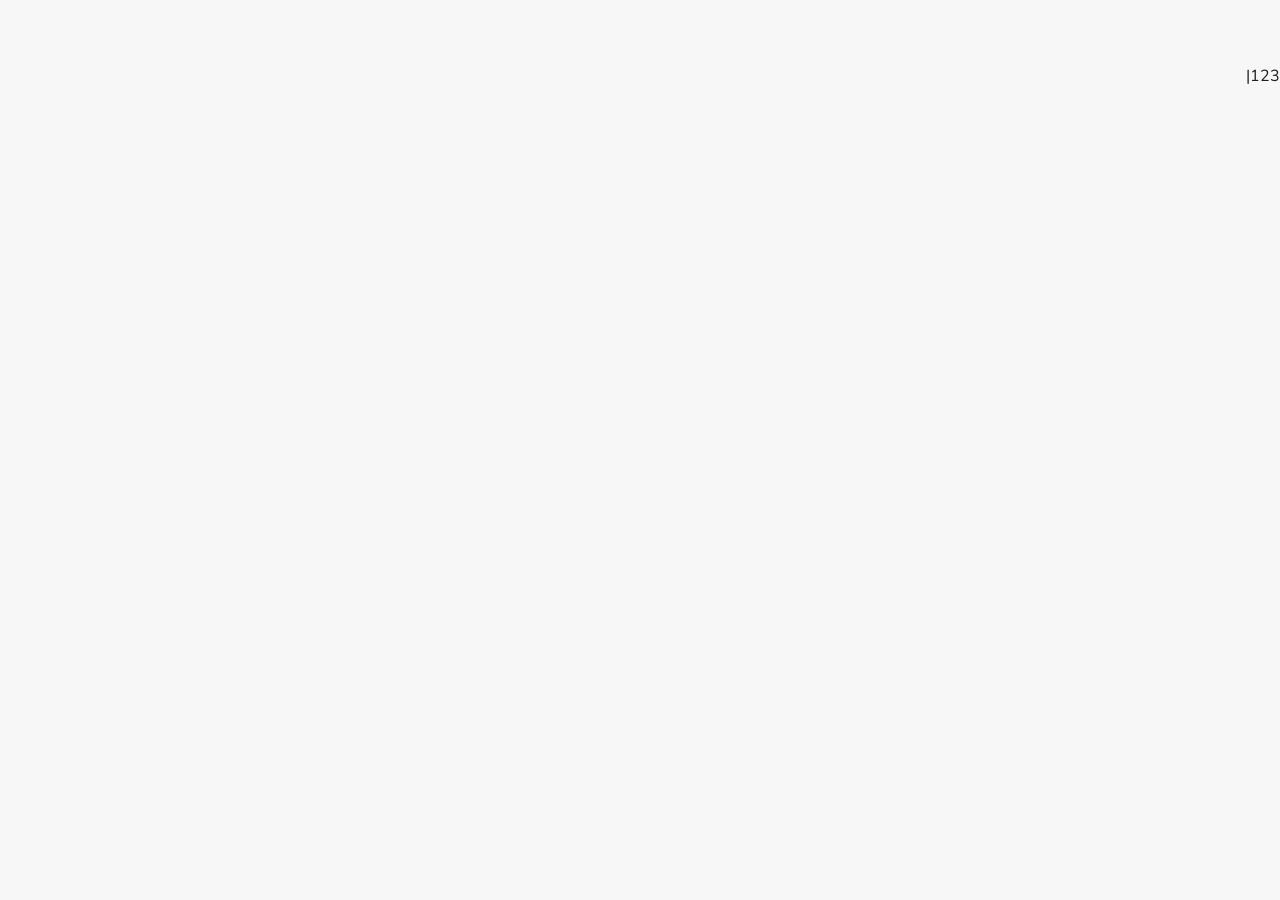
<file: index.html>
<!DOCTYPE html>
<html lang="he" dir="rtl">
<head>
<meta charset="UTF-8">
<meta name="viewport" content="width=device-width,initial-scale=1,maximum-scale=1,user-scalable=no,viewport-fit=cover">
<meta name="theme-color" content="#58cc02">
<meta name="apple-mobile-web-app-capable" content="yes">
<meta name="apple-mobile-web-app-status-bar-style" content="black-translucent">
<meta name="description" content="VolaLingo — למד איטלקית כמו אפליקציה! מסלול A1→B1, משפטים, דקדוק, משחקים ועוד">
<title>VolaLingo — למד איטלקית 🇮🇹</title>
<link rel="manifest" href="manifest.json">
<link rel="icon" type="image/png" href="icons/icon-192.png">
<link rel="apple-touch-icon" href="icons/icon-192.png">
<link rel="stylesheet" href="css/styles.css">
<link rel="preconnect" href="https://fonts.googleapis.com">
<link href="https://fonts.googleapis.com/css2?family=Nunito:wght@600;700;800;900&family=Inter:wght@400;600;700;800;900&display=swap" rel="stylesheet">

</head>
<body>

<!-- ═══ SPLASH ═══ -->
<div id="splash" class="onboard-screen" style="position:fixed;inset:0;z-index:300;background:var(--bg);display:flex;align-items:center;justify-content:center">
 <div style="text-align:center">
  <div class="onboard-emoji" style="animation:heartbeat 1.5s infinite">🇮🇹</div>
  <div style="font-family:var(--font-he);font-size:2.2rem;font-weight:900;letter-spacing:-2px;color:var(--text)">Vola<span style="color:var(--primary)">Lingo</span></div>
  <div style="color:var(--text2);font-size:.85rem;margin-top:4px">האפליקציה המובילה ללימוד איטלקית!</div>
  <div class="progress-bar" style="width:60%;margin:20px auto 0;height:4px"><div class="progress-fill" id="splashBar" style="width:0%;transition:width 1.5s ease"></div></div>
 </div>
</div>

<!-- ═══ LOGIN ═══ -->
<div id="loginScreen" class="onboard-screen page" style="display:none;min-height:100vh;padding-top:20vh">
 <div style="text-align:center;margin-bottom:32px">
  <div class="onboard-emoji">🇮🇹</div>
  <div class="onboard-title" style="font-family:var(--font-it)">Vola<span style="color:var(--primary)">Lingo</span></div>
  <div class="onboard-sub">ללמוד איטלקית כמו אפליקציה!</div>
 </div>
 <div style="max-width:360px;margin:0 auto">
  <div class="card" style="padding:20px;margin-bottom:16px">
   <input type="text" id="loginName" placeholder="שם (או כינוי)" autocomplete="off" maxlength="20" style="width:100%;background:var(--surface2);border:1px solid var(--border);border-radius:var(--radius-sm);padding:12px 14px;color:var(--text);font-size:.95rem;font-family:var(--font-he);outline:none;margin-bottom:12px">
   <select id="loginLevel" style="width:100%;background:var(--surface2);border:1px solid var(--border);border-radius:var(--radius-sm);padding:12px 14px;color:var(--text);font-size:.95rem;font-family:var(--font-he);outline:none;appearance:none">
    <option value="">רמה נוכחית...</option>
    <option value="A1">A1 — מתחילים 🌱</option>
    <option value="A2">A2 — בסיסי 🌿</option>
    <option value="B1">B1 — בינוני 🌳</option>
    <option value="B2">B2 — עצמאי 🏛️</option>
    <option value="C1">C1 — מתקדם 🎓</option>
   </select>
  </div>
  <button class="btn btn-primary btn-block" id="loginBtn" onclick="doLogin()">🚀 התחל ללמוד!</button>
  <div style="text-align:center;margin-top:16px;font-size:.7rem;color:var(--text3)">הפרופיל נשמר מקומית — ללא רישום</div>
 </div>
</div>

<!-- ═══ MAIN APP ═══ -->
<div id="appScreen" style="display:none">

 <!-- PAGE CONTENT -->
 <div id="pageContent" class="page active" style="padding:0 16px 80px;max-width:600px;margin:0 auto">
 <!-- Dynamic content injected by JS -->
 </div>

 <!-- BOTTOM NAV — Tickerio Style -->
 
    <div class="bottom-nav scrollable">
      <div class="nav-item active" data-page="learn" onclick="nav('learn')"><span class="emoji">🗺️</span>למידה</div>
      <div class="nav-item" data-page="stories" onclick="nav('stories')"><span class="emoji">📖</span>סיפורים</div>
      <div class="nav-item" data-page="sentbuild" onclick="nav('sentbuild')"><span class="emoji">🧩</span>משפטים</div>
      <div class="nav-item" data-page="grammar" onclick="nav('grammar')"><span class="emoji">📚</span>דקדוק</div>
      <div class="nav-item" data-page="league" onclick="nav('league')"><span class="emoji">🏆</span>ליגה</div>
      <div class="nav-item" data-page="practice" onclick="nav('practice')"><span class="emoji">🎯</span>תרגול</div>
      <div class="nav-item" data-page="trainer" onclick="nav('trainer')"><span class="emoji">🏋️</span>מאמן</div>
      <div class="nav-item" data-page="shop" onclick="nav('shop')"><span class="emoji">🛒</span>חנות</div>
      <div class="nav-item" data-page="profile" onclick="nav('profile')"><span class="emoji">👤</span>פרופיל</div>
      <div class="nav-item" data-page="exams" onclick="nav('exams')"><span class="emoji">📝</span>מבחנים</div>
    </div>
 </div>
</div>

<!-- ═══ TOAST ═══ -->
<div id="toast" style="position:fixed;top:80px;left:50%;transform:translateX(-50%);z-index:300;pointer-events:none"></div>

<!-- ═══ CONFETTI CANVAS ═══ -->
<canvas id="confettiCanvas" style="position:fixed;inset:0;z-index:250;pointer-events:none"></canvas>

<!-- ═══ SCRIPTS ═══ -->
<script src="data.js"></script>
<script src="js/app.js"></script>
<script src="js/skill-tree.js"></script>
<script src="js/practice.js"></script>
<script src="js/content.js"></script>
<script src="js/features.js"></script>
<script src="js/games.js"></script>
<script src="js/speak.js"></script>
<script src="js/sentbuild.js"></script>
<script src="js/listening.js"></script>
<script src="js/exams.js"></script>
<script src="js/trainer.js"></script>
<script src="js/nona.js"></script>
<script src="js/stories.js"></script>
123|<script src="js/bottom-nav.js"></script>
<script>
// Override explore page to use Features module
const _origGoPage = goPage;
goPage = function(page) {
 _origGoPage(page);
    if (page === 'explore') {
     setTimeout(() => Features.renderExploreTab(document.getElementById('exploreContent')), 50);
    }
    // Nona page change handler — resetNagTimer only (app.js handles onPageChange)
    if (typeof Nona !== 'undefined') {
      Nona.resetNagTimer();
    }
};
// Init features
Features.init();
// Nona.init() is called from app.js showApp()
</script>

</body>
</html>
</file>
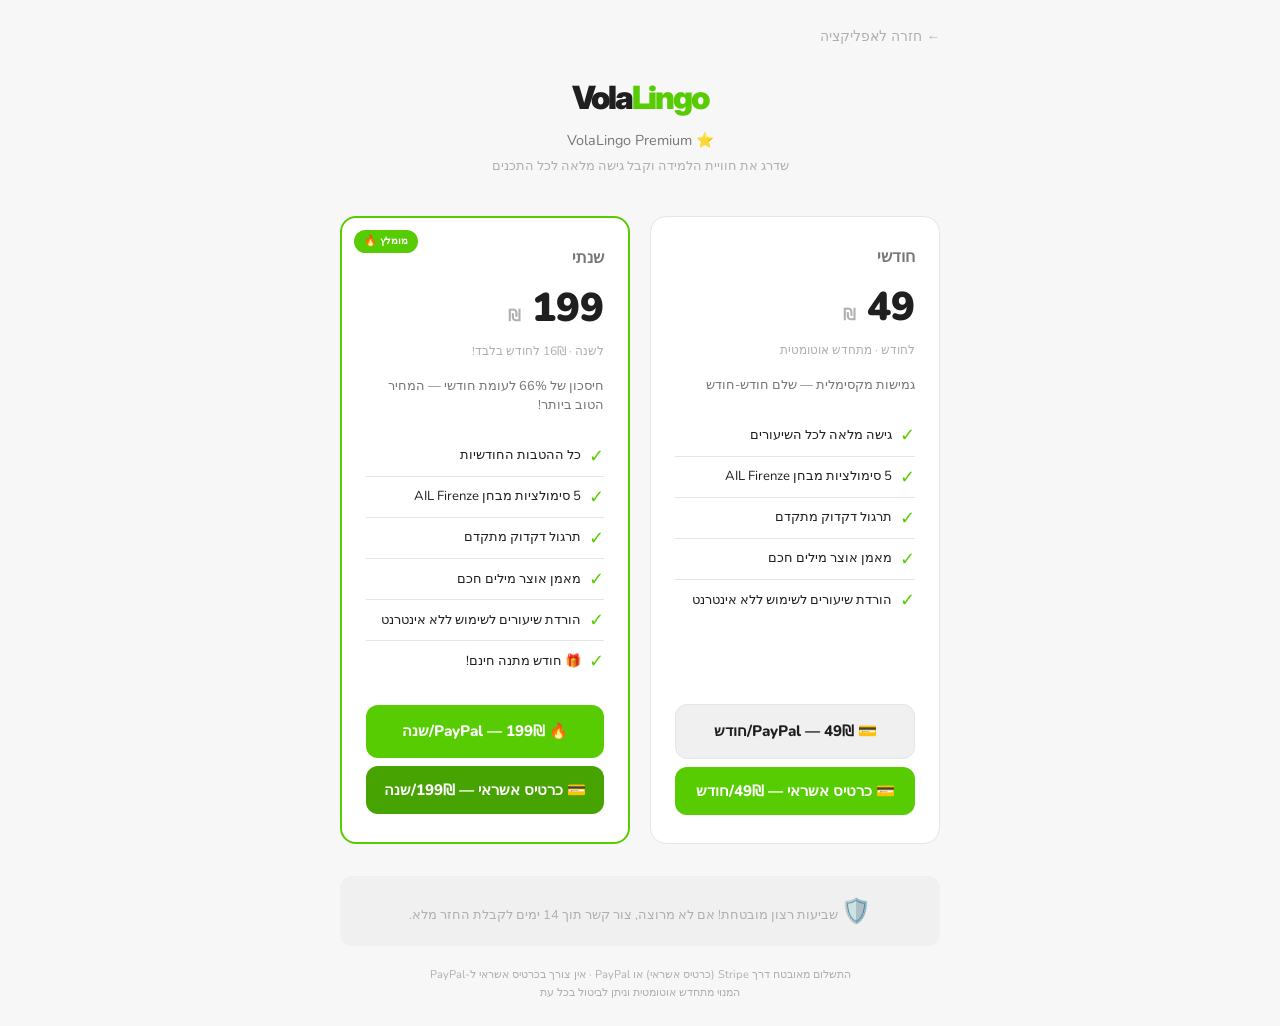
<file: pricing.html>
<!DOCTYPE html>
<html lang="he" dir="rtl">
<head>
<meta charset="UTF-8">
<meta name="viewport" content="width=device-width,initial-scale=1,maximum-scale=1,user-scalable=no">
<meta name="theme-color" content="#58cc02">
<title>VolaLingo Premium — תמחור</title>
<style>
@import url('https://fonts.googleapis.com/css2?family=Nunito:wght@600;700;800;900&family=Inter:wght@400;600;700;800;900&display=swap');

*,*::before,*::after{margin:0;padding:0;box-sizing:border-box}

:root{
  --bg:#f7f7f7;--bg2:#ffffff;--surface:#ffffff;--surface2:#f0f0f0;
  --primary:#58cc02;--primary-light:#7be825;--primary-dim:#46a302;
  --text:#1f1f1f;--text2:#777777;--text3:#afafaf;
  --border:#e5e5e5;--border2:#d4d4d4;
  --emerald:#10b981;
  --radius:16px;--radius-sm:12px;
  --font-he:'Nunito','Heebo',sans-serif;--font-it:'Inter','Nunito',sans-serif;
}

body{
  font-family:var(--font-he);background:var(--bg);color:var(--text);
  line-height:1.6;min-height:100vh;direction:rtl;
  -webkit-font-smoothing:antialiased;
  padding:24px 16px;
}

/* ── HEADER ── */
.header{text-align:center;margin-bottom:40px}
.container{max-width:600px;margin:0 auto;position:relative;z-index:1}
.logo{font-family:var(--font-it);font-size:2rem;font-weight:900;letter-spacing:-2px;margin-bottom:6px}
.logo span{color:var(--primary)}
.tagline{font-size:.9rem;color:var(--text2);margin-bottom:4px}
.subtitle{font-size:.8rem;color:var(--text3)}

.plans{display:grid;grid-template-columns:1fr;gap:20px}
@media(min-width:500px){.plans{grid-template-columns:1fr 1fr}}

.plan-card{
  background:var(--surface);border:1px solid var(--border);
  border-radius:var(--radius);padding:28px 24px;
  transition:all .3s;position:relative;overflow:hidden;
  display:flex;flex-direction:column;
}
.plan-card:hover{border-color:var(--primary);box-shadow:0 0 40px rgba(88,204,2,.08)}
.plan-card.featured{
  border-color:var(--primary);
  border-width:2px;
}
.plan-card.featured::before{
  content:'מומלץ 🔥';
  position:absolute;top:12px;left:12px;
  font-size:.65rem;font-weight:800;
  padding:3px 10px;border-radius:20px;
  background:var(--primary);color:#fff;
}

.plan-name{font-size:1rem;font-weight:700;color:var(--text2);margin-bottom:4px}
.plan-price{font-size:2.5rem;font-weight:900;font-family:var(--font-he);margin-bottom:2px}
.plan-price span{font-size:1rem;font-weight:600;color:var(--text3)}
.plan-period{font-size:.75rem;color:var(--text3);margin-bottom:16px}

.plan-desc{font-size:.8rem;color:var(--text2);margin-bottom:20px;line-height:1.5}

.plan-features{list-style:none;margin-bottom:24px;flex:1}
.plan-features li{
  display:flex;align-items:center;gap:8px;
  font-size:.82rem;color:var(--text);
  padding:6px 0;border-bottom:1px solid var(--border);
}
.plan-features li:last-child{border:none}
.plan-features .check{color:var(--primary);font-size:1.1rem;flex-shrink:0}
.plan-features .cross{color:var(--text3);font-size:.9rem;flex-shrink:0}

.plan-btn{
  display:block;text-align:center;padding:14px;
  border-radius:var(--radius-sm);font-weight:800;font-size:.95rem;
  text-decoration:none;cursor:pointer;transition:all .2s;
  border:none;font-family:var(--font-he);
}
.plan-btn:active{transform:scale(.97)}
.plan-btn-primary{
  background:var(--primary);color:#fff;
}
.plan-btn-primary:hover{background:var(--primary-light)}
.plan-btn-secondary{
  background:var(--surface2);color:var(--text);
  border:1px solid var(--border);
}
.plan-btn-secondary:hover{border-color:var(--primary);color:var(--primary)}

.guarantee{
  text-align:center;margin-top:32px;padding:16px;
  background:var(--surface2);border-radius:var(--radius-sm);
  font-size:.8rem;color:var(--text3);
}
.guarantee span{font-size:1.5rem}

.back-link{
  display:inline-block;margin-bottom:24px;
  color:var(--text3);text-decoration:none;font-size:.85rem;
  transition:color .2s;
}
.back-link:hover{color:var(--primary)}

.bottom-text{
  text-align:center;margin-top:20px;font-size:.7rem;
  color:var(--text3);line-height:1.6;
}
</style>
</head>
<body>

<div class="container">

  <a href="/" class="back-link">← חזרה לאפליקציה</a>

  <div class="header">
    <div class="logo">Vola<span>Lingo</span></div>
    <div class="tagline">⭐ VolaLingo Premium</div>
    <div class="subtitle">שדרג את חוויית הלמידה וקבל גישה מלאה לכל התכנים</div>
  </div>

  <div class="plans">

    <!-- Monthly -->
    <div class="plan-card">
      <div class="plan-name">חודשי</div>
      <div class="plan-price">49 <span>₪</span></div>
      <div class="plan-period">לחודש · מתחדש אוטומטית</div>
      <div class="plan-desc">גמישות מקסימלית — שלם חודש-חודש</div>
      <ul class="plan-features">
        <li><span class="check">✓</span> גישה מלאה לכל השיעורים</li>
        <li><span class="check">✓</span> 5 סימולציות מבחן AIL Firenze</li>
        <li><span class="check">✓</span> תרגול דקדוק מתקדם</li>
        <li><span class="check">✓</span> מאמן אוצר מילים חכם</li>
        <li><span class="check">✓</span> הורדת שיעורים לשימוש ללא אינטרנט</li>
      </ul>
      <a class="plan-btn plan-btn-secondary" href="https://paypal.me/smartibuy/49" target="_blank" rel="noopener">💳 PayPal — 49₪/חודש</a>
      <button class="plan-btn plan-btn-primary" onclick="Paywall.stripeCheckout('monthly')" style="margin-top:8px;width:100%">💳 כרטיס אשראי — 49₪/חודש</button>
    </div>

    <!-- Yearly -->
    <div class="plan-card featured">
      <div class="plan-name">שנתי</div>
      <div class="plan-price">199 <span>₪</span></div>
      <div class="plan-period">לשנה · 16₪ לחודש בלבד!</div>
      <div class="plan-desc">חיסכון של 66% לעומת חודשי — המחיר הטוב ביותר!</div>
      <ul class="plan-features">
        <li><span class="check">✓</span> כל ההטבות החודשיות</li>
        <li><span class="check">✓</span> 5 סימולציות מבחן AIL Firenze</li>
        <li><span class="check">✓</span> תרגול דקדוק מתקדם</li>
        <li><span class="check">✓</span> מאמן אוצר מילים חכם</li>
        <li><span class="check">✓</span> הורדת שיעורים לשימוש ללא אינטרנט</li>
        <li><span class="check">✓</span> 🎁 חודש מתנה חינם!</li>
      </ul>
      <a class="plan-btn plan-btn-primary" href="https://paypal.me/smartibuy/199" target="_blank" rel="noopener">🔥 PayPal — 199₪/שנה</a>
      <button class="plan-btn plan-btn-primary" onclick="Paywall.stripeCheckout('yearly')" style="margin-top:8px;width:100%;background:#46a302">💳 כרטיס אשראי — 199₪/שנה</button>
    </div>

  </div>

  <div class="guarantee">
    <span>🛡️</span> שביעות רצון מובטחת! אם לא מרוצה, צור קשר תוך 14 ימים לקבלת החזר מלא.
  </div>

  <div class="bottom-text">
    התשלום מאובטח דרך Stripe (כרטיס אשראי) או PayPal · אין צורך בכרטיס אשראי ל-PayPal<br>
    המנוי מתחדש אוטומטית וניתן לביטול בכל עת
  </div>

</div>

<script src="js/paywall.js"></script>
</body>
</html>
</file>
<file: css/styles.css>
/* ═══════════════════════════════════════════════
   VolaLingo v5 — Duolingo Style Design
   Light theme, green primary, playful
   ═══════════════════════════════════════════════ */

/* ── RESET & VARIABLES ── */
*,*::before,*::after{margin:0;padding:0;box-sizing:border-box}
:root{
  --bg:#f7f7f7;--bg2:#ffffff;--surface:#ffffff;--surface2:#f0f0f0;
  --primary:#58cc02;--primary-light:#7be825;--primary-dim:#46a302;
  --indigo:var(--primary);--indigo-light:var(--primary-light);--indigo-dim:var(--primary-dim);
  --emerald:#10b981;--emerald-light:#34d399;--emerald-dim:#059669;
  --red:#ff4b4b;--red-dim:#ea2b2b;--orange:#ff9600;--blue:#1cb0f6;
  --purple:#ce82ff;--pink:#ff8bbf;
  --text:#1f1f1f;--text2:#777777;--text3:#afafaf;
  --border:#e5e5e5;--border2:#d4d4d4;
  --glow:0 2px 8px rgba(0,0,0,.08);
  --shadow-lg:0 8px 32px rgba(0,0,0,.12);
  --radius:16px;--radius-sm:12px;--radius-xs:8px;
  --font-he:'Nunito','Heebo',sans-serif;--font-it:'Inter','Nunito',sans-serif;
  --nav-h:64px;--bottom-h:68px;
  --coin-color:#ffc800;
}
html{scroll-behavior:smooth;-webkit-tap-highlight-color:transparent}
body{
  font-family:var(--font-he);background:var(--bg);color:var(--text);
  line-height:1.6;overflow-x:hidden;min-height:100vh;
  padding-top:var(--nav-h);padding-bottom:var(--bottom-h);
  -webkit-font-smoothing:antialiased;
}

/* ── TOP NAV ── */
.top-nav{
  position:fixed;top:0;left:0;right:0;z-index:100;height:var(--nav-h);
  background:#ffffff;border-bottom:1px solid var(--border);
  display:flex;align-items:center;justify-content:space-between;
  padding:0 16px;box-shadow:0 1px 4px rgba(0,0,0,.04);}
.nav-brand{font-family:var(--font-he);font-size:1.3rem;font-weight:900;letter-spacing:-1px;color:var(--text)}
.nav-brand span{color:var(--indigo-light)}
.nav-stats{display:flex;align-items:center;gap:12px;font-size:.85rem}
.nav-stat{display:flex;align-items:center;gap:4px;color:var(--text2);font-weight:700}
.nav-stat .val{color:var(--text)}
.nav-stat .icon{font-size:1rem}
.nav-hearts{color:var(--red)}
.nav-streak{color:var(--orange)}
.nav-coins{color:var(--coin-color)}
.nav-coins{color:var(--coin-color)}

/* ── BOTTOM NAV — Tickerio Design ── */
.bottom-nav{
 position:fixed;bottom:0;left:0;right:0;z-index:100;height:var(--bottom-h);
 background:#ffffff;border-top:1px solid var(--border);display:grid;
 grid-template-columns: 1fr 1fr 1fr 1fr 1fr 1fr 1fr 1fr 1fr;
 box-shadow:0 -1px 4px rgba(0,0,0,.04);
 align-items:center;padding:0 4px;padding-bottom:env(safe-area-inset-bottom,0);
}
.nav-item{
 display:flex;flex-direction:column;align-items:center;gap:1px;
 padding:4px 0;border-radius:var(--radius-sm);cursor:pointer;
 transition:all .2s;position:relative;
}
.nav-svg{
 width:22px;height:22px;color:var(--text2);transition:all .2s;
}
.nav-label{font-size:.6rem;color:var(--text2);font-weight:600;transition:all .2s}
.nav-item.active .nav-svg{color:var(--indigo-light)}
.nav-item.active .nav-label{color:var(--indigo-light);font-weight:700}
.nav-item.active::after{
 content:'';position:absolute;top:-1px;left:50%;transform:translateX(-50%);
 width:20px;height:2.5px;background:var(--indigo);border-radius:0 0 4px 4px;
}
.nav-item:active{transform:scale(.92)}
/* Mobile: larger nav icons */
@media(max-width:400px){
  .bottom-nav{grid-template-columns: repeat(5, 1fr);padding:2px;gap:0}
  .nav-item{padding:3px 0}
  .nav-item .emoji{font-size:1.2rem}
  .nav-label{font-size:.5rem;display:block!important}
  
}
/* Tablet: 7 items */
@media(min-width:401px) and (max-width:599px){
  .bottom-nav{grid-template-columns: repeat(5, 1fr)}
  
}
/* Center mic button */
.nav-center{position:relative;z-index:2}
.nav-center-btn{
 width:48px;height:48px;border-radius:50%;
 background:linear-gradient(135deg,var(--primary),var(--primary-dim));
 display:flex;align-items:center;justify-content:center;
 font-size:1.5rem;margin-top:-22px;
 box-shadow:0 4px 20px rgba(99,102,241,.4);
 border:3px solid var(--bg);
 transition:all .2s;
}
.nav-item.nav-center.active .nav-center-btn{
 box-shadow:0 4px 25px rgba(99,102,241,.6);
}
.nav-item.nav-center .nav-label{margin-top:2px}

/* ── PAGES ── */
.page{display:none;padding:16px;max-width:600px;margin:0 auto;position:relative;z-index:1}
.page.active{display:block;animation:fadeIn .25s ease}
@keyframes fadeIn{from{opacity:0;transform:translateY(8px)}to{opacity:1;transform:none}}

/* ── SECTION TITLES ── */
.section-title{
  font-size:1.1rem;font-weight:700;margin:20px 0 12px;
  display:flex;align-items:center;gap:8px;color:var(--text);
}
.section-title .emoji{font-size:1.2rem}

/* ── CARDS ── */
.card{
  background:var(--surface);border:1px solid var(--border);
  border-radius:var(--radius);padding:16px;margin-bottom:12px;
  transition:all .2s;position:relative;overflow:hidden;
}
.card:active{transform:scale(.98);border-color:var(--border2)}
.card-clickable{cursor:pointer}
.card-clickable:hover{border-color:var(--indigo);box-shadow:var(--glow)}
.card-title{font-size:.95rem;font-weight:700;margin-bottom:4px}
.card-desc{font-size:.8rem;color:var(--text2);line-height:1.5}
.card-badge{
  position:absolute;top:8px;left:8px;font-size:.65rem;
  padding:2px 8px;border-radius:20px;font-weight:700;
}
[dir=rtl] .card-badge{left:auto;right:8px}

/* ── BUTTONS ── */
.btn{
  display:inline-flex;align-items:center;justify-content:center;gap:6px;
  padding:12px 20px;border-radius:16px;font-size:1rem;
  font-weight:700;font-family:var(--font-he);cursor:pointer;
  border:none;transition:all .1s;user-select:none;
  box-shadow:0 4px 0 rgba(0,0,0,0.2);
}
.btn:active{transform:translateY(4px);box-shadow:0 0 0 rgba(0,0,0,0.2)}
.btn-primary{background:var(--primary);color:#fff;box-shadow:0 4px 0 var(--primary-dim)}
.btn-primary:hover{filter:brightness(1.1)}
.btn-secondary{background:transparent;color:var(--text2);border:2px solid var(--surface2);box-shadow:0 4px 0 var(--surface2)}
.btn-secondary:hover{border-color:var(--primary);color:var(--primary)}
.btn-success{background:var(--emerald);color:#fff;box-shadow:0 4px 0 var(--emerald-dim)}
.btn-danger{background:var(--red-dim);color:#fff}
.btn-sm{padding:8px 14px;font-size:.8rem;border-radius:var(--radius-xs)}
.btn-block{width:100%}
.btn:disabled{opacity:.4;pointer-events:none}

/* ── PROGRESS BAR ── */
.progress-bar{
  width:100%;height:8px;background:var(--surface2);
  border-radius:99px;overflow:hidden;
}
.progress-fill{
  height:100%;border-radius:99px;transition:width .4s ease;
  background:linear-gradient(90deg,var(--indigo),var(--emerald));
}
.progress-fill.gold{background:linear-gradient(90deg,var(--orange),var(--coin-color))}

/* ── STAT BOXES ── */
.stats-row{display:grid;grid-template-columns:repeat(4,1fr);gap:8px;margin:12px 0}
.stat-box{
  background:var(--surface);border:1px solid var(--border);
  border-radius:var(--radius-sm);padding:10px 8px;text-align:center;
}
.stat-val{font-size:1.2rem;font-weight:800;color:var(--text)}
.stat-label{font-size:.65rem;color:var(--text3);margin-top:2px}

/* ── LEVEL BADGE ── */
.level-badge{
  display:inline-flex;align-items:center;gap:4px;
  padding:4px 12px;border-radius:20px;font-size:.75rem;font-weight:700;
  background:linear-gradient(135deg,var(--primary),var(--primary-dim));
  color:#fff;
}

/* ── COIN BADGE ── */
.coin-badge{
  display:inline-flex;align-items:center;gap:4px;
  padding:4px 10px;border-radius:20px;font-size:.75rem;font-weight:700;
  background:rgba(251,191,36,.15);color:var(--coin-color);
  border:1px solid rgba(251,191,36,.3);
}

/* ── SKILL TREE ── */
.tree-container{position:relative;padding:0 0 20px}
.tree-level{
  margin-bottom:24px;position:relative;
}
.tree-level-header{
  display:flex;align-items:center;justify-content:space-between;
  padding:8px 12px;background:var(--surface);border:1px solid var(--border);
  border-radius:var(--radius-sm);margin-bottom:12px;cursor:pointer;
}
.tree-level-header:active{transform:scale(.98)}
.tree-level-title{display:flex;align-items:center;gap:8px;font-weight:700;font-size:.9rem}
.tree-level-icon{font-size:1.3rem}
.tree-level-progress{font-size:.75rem;color:var(--text3)}
.tree-level-crowns{color:var(--coin-color);font-weight:700}

.tree-nodes{display:flex;flex-direction:column;align-items:center;gap:0;padding:0 12px}
.tree-connector{
  width:3px;height:24px;background:var(--border);margin:0 auto;
  border-radius:2px;transition:background .3s;
}
.tree-connector.done{background:var(--emerald)}

.tree-node{
  width:72px;height:72px;border-radius:50%;display:flex;flex-direction:column;
  align-items:center;justify-content:center;cursor:pointer;
  border:3px solid var(--border);background:var(--surface);
  transition:all .3s;position:relative;
}
.tree-node:active{transform:scale(.9)}
.tree-node .node-icon{font-size:1.6rem}
.tree-node .node-label{font-size:.55rem;color:var(--text3);margin-top:2px;max-width:60px;text-align:center;overflow:hidden;text-overflow:ellipsis;white-space:nowrap}
.tree-node.locked{opacity:.4;pointer-events:none}
.tree-node.locked::after{
  content:'🔒';position:absolute;font-size:.8rem;
  bottom:2px;right:2px;
}
.tree-node.current{border-color:var(--indigo);box-shadow:0 0 20px rgba(99,102,241,.3);animation:nodePulse 2s ease-in-out infinite}
.tree-node.done{border-color:var(--emerald);background:rgba(16,185,129,.1)}
.tree-node.gold{border-color:var(--coin-color);box-shadow:0 0 15px rgba(251,191,36,.3)}
@keyframes nodePulse{0%,100%{box-shadow:0 0 20px rgba(99,102,241,.3)}50%{box-shadow:0 0 30px rgba(99,102,241,.5)}}

.tree-crown{
  position:absolute;top:-6px;right:-6px;width:20px;height:20px;
  border-radius:50%;background:var(--coin-color);display:flex;
  align-items:center;justify-content:center;font-size:.65rem;font-weight:900;
  color:var(--bg);border:2px solid var(--bg);
}

/* ── WORD LIST ── */
.word-item{
  display:flex;align-items:center;justify-content:space-between;
  padding:12px;background:var(--surface);border:1px solid var(--border);
  border-radius:var(--radius-sm);margin-bottom:6px;transition:all .2s;
}
.word-item:active{transform:scale(.98)}
.word-left{flex:1;min-width:0}
.word-it{font-family:var(--font-it);font-size:1rem;font-weight:700;color:var(--text)}
.word-he{font-size:.8rem;color:var(--text2);margin-top:2px}
.word-right{display:flex;align-items:center;gap:8px;flex-shrink:0}
.learned-badge{
  width:22px;height:22px;border-radius:50%;background:var(--emerald);
  color:#fff;display:flex;align-items:center;justify-content:center;
  font-size:.7rem;font-weight:700;
}
.speak-btn{
  width:36px;height:36px;border-radius:50%;border:1px solid var(--border);
  background:var(--surface2);cursor:pointer;font-size:1rem;
  display:flex;align-items:center;justify-content:center;transition:all .2s;
}
.speak-btn:hover{border-color:var(--indigo);color:var(--indigo-light)}
.speak-btn:active{transform:scale(.9)}
.speak-btn.active{background:var(--indigo);border-color:var(--indigo);color:#fff}

/* ── MIC BUTTON ── */
.mic-btn{
  width:56px;height:56px;border-radius:50%;border:2px solid var(--indigo);
  background:rgba(99,102,241,.1);cursor:pointer;font-size:1.5rem;
  display:flex;align-items:center;justify-content:center;transition:all .2s;
  position:relative;
}
.mic-btn:active{transform:scale(.9)}
.mic-btn.listening{
  background:var(--indigo);color:#fff;
  animation:micPulse 1s ease-in-out infinite;
}
@keyframes micPulse{0%,100%{box-shadow:0 0 0 0 rgba(99,102,241,.4)}50%{box-shadow:0 0 0 16px rgba(99,102,241,0)}}

/* ── QUIZ ── */
.quiz-option{
  padding:14px 16px;background:var(--surface);border:2px solid var(--border);
  border-radius:var(--radius-sm);margin-bottom:8px;cursor:pointer;
  font-size:.95rem;font-weight:600;transition:all .2s;
}
.quiz-option:active{transform:scale(.98)}
.quiz-option:hover{border-color:var(--indigo-light)}
.quiz-option.correct{border-color:var(--emerald);background:rgba(16,185,129,.1);color:var(--emerald-light)}
.quiz-option.wrong{border-color:var(--red);background:rgba(239,68,68,.1);color:var(--red)}
.quiz-option.reveal{border-color:var(--emerald);background:rgba(16,185,129,.1)}
.quiz-option.disabled{pointer-events:none;opacity:.6}
.quiz-option.correct,.quiz-option.wrong,.quiz-option.reveal{pointer-events:none}

.combo-display{
  text-align:center;font-size:1.2rem;font-weight:800;
  color:var(--orange);margin:8px 0;animation:comboIn .3s ease;
}
.combo-x{font-size:.85rem;color:var(--coin-color)}
@keyframes comboIn{from{transform:scale(0);opacity:0}to{transform:scale(1);opacity:1}}

/* ── ANKI ── */
.anki-card{
  background:var(--surface);border:1px solid var(--border);
  border-radius:var(--radius);padding:24px 16px;text-align:center;
  cursor:pointer;min-height:180px;display:flex;flex-direction:column;
  align-items:center;justify-content:center;transition:all .3s;
}
.anki-card:active{transform:scale(.98)}
.anki-front{font-family:var(--font-it);font-size:1.6rem;font-weight:700;margin:8px 0}
.anki-back{font-size:1.1rem;color:var(--emerald-light);margin:8px 0;opacity:0;transform:translateY(10px);transition:all .3s}
.anki-card.revealed .anki-back{opacity:1;transform:none}
.anki-cat{font-size:.7rem;color:var(--text3);margin-bottom:4px}
.anki-buttons{display:grid;grid-template-columns:repeat(4,1fr);gap:8px;margin-top:16px;width:100%}
.anki-btn{
  padding:8px 4px;border-radius:var(--radius-xs);text-align:center;
  cursor:pointer;font-size:.7rem;font-weight:600;border:1px solid var(--border);
  background:var(--surface2);transition:all .2s;line-height:1.3;
}
.anki-btn:active{transform:scale(.95)}
.anki-btn-forgot{border-color:rgba(239,68,68,.3);color:var(--red)}
.anki-btn-hard{border-color:rgba(245,158,11,.3);color:var(--orange)}
.anki-btn-good{border-color:rgba(16,185,129,.3);color:var(--emerald)}
.anki-btn-easy{border-color:rgba(59,130,246,.3);color:var(--blue)}
.anki-btn-time{display:block;font-size:.6rem;color:var(--text3);margin-top:2px}

/* ── SENTENCE PRACTICE ── */
.sentence-card{
  background:var(--surface);border:1px solid var(--border);
  border-radius:var(--radius);padding:20px 16px;text-align:center;
}
.sentence-it{font-family:var(--font-it);font-size:1.4rem;font-weight:700;margin:8px 0;line-height:1.4}
.sentence-he{font-size:.9rem;color:var(--text2);margin:8px 0;transition:opacity .3s}
.sentence-actions{display:flex;align-items:center;justify-content:center;gap:12px;margin:16px 0}
.sentence-result{
  padding:8px 16px;border-radius:var(--radius-sm);font-weight:700;
  font-size:.9rem;margin-top:12px;
}
.result-perfect{background:rgba(16,185,129,.15);color:var(--emerald-light);border:1px solid rgba(16,185,129,.3)}
.result-good{background:rgba(59,130,246,.15);color:var(--blue);border:1px solid rgba(59,130,246,.3)}
.result-ok{background:rgba(245,158,11,.15);color:var(--orange);border:1px solid rgba(245,158,11,.3)}
.result-retry{background:rgba(239,68,68,.15);color:var(--red);border:1px solid rgba(239,68,68,.3)}
.sentence-heard{
  font-size:.85rem;color:var(--text2);margin-top:8px;
  padding:8px;background:var(--surface2);border-radius:var(--radius-xs);
}

/* ── RECORDING UI ── */
.record-flow{
  display:flex;flex-direction:column;align-items:center;gap:16px;
  padding:20px;
}
.record-step{display:flex;align-items:center;gap:8px;font-size:.85rem;color:var(--text2)}
.record-step.active{color:var(--indigo-light);font-weight:700}
.record-step.done{color:var(--emerald)}
.record-visualizer{
  width:100%;height:48px;background:var(--surface2);border-radius:var(--radius-sm);
  display:flex;align-items:center;justify-content:center;gap:3px;overflow:hidden;
}
.record-visualizer .bar{
  width:4px;background:var(--indigo);border-radius:99px;
  animation:barBounce .4s ease-in-out infinite alternate;
}
@keyframes barBounce{from{height:8px}to{height:32px}}
.record-playback{
  width:100%;padding:12px;background:var(--surface);
  border:1px solid var(--border);border-radius:var(--radius-sm);
  font-family:var(--font-it);font-size:.9rem;text-align:center;color:var(--text2);
}

/* ── SHOP ── */
.shop-grid{display:grid;grid-template-columns:repeat(2,1fr);gap:12px}
.shop-item{
  background:var(--surface);border:1px solid var(--border);
  border-radius:var(--radius);padding:16px;text-align:center;
  cursor:pointer;transition:all .2s;
}
.shop-item:active{transform:scale(.95)}
.shop-item:hover{border-color:var(--indigo)}
.shop-icon{font-size:2rem;margin-bottom:8px}
.shop-name{font-size:.85rem;font-weight:700;margin-bottom:4px}
.shop-price{
  display:inline-flex;align-items:center;gap:4px;
  font-size:.75rem;font-weight:700;color:var(--coin-color);
  background:rgba(251,191,36,.1);padding:3px 10px;border-radius:20px;
}
.shop-item.owned{opacity:.5;pointer-events:none}
.shop-item.owned::after{content:'✅ נרכש';position:absolute;bottom:8px;left:50%;transform:translateX(-50%);font-size:.7rem;color:var(--emerald)}

/* ── NEWS / SONGS TAB ── */
.tab-row{
  display:flex;gap:0;background:var(--surface);border-radius:var(--radius-sm);
  overflow:hidden;margin-bottom:16px;border:1px solid var(--border);
}
.tab-btn{
  flex:1;padding:10px 8px;text-align:center;font-size:.8rem;font-weight:600;
  cursor:pointer;transition:all .2s;color:var(--text3);border:none;background:none;
}
.tab-btn.active{background:var(--indigo);color:#fff}
.tab-btn:active{transform:scale(.95)}

.news-item,.song-item{
  background:var(--surface);border:1px solid var(--border);
  border-radius:var(--radius);padding:14px;margin-bottom:10px;
}
.news-title{font-size:.95rem;font-weight:700;margin-bottom:6px;font-family:var(--font-it);line-height:1.4}
.news-translation{font-size:.8rem;color:var(--text2);line-height:1.5;margin-bottom:8px}
.news-meta{font-size:.7rem;color:var(--text3);display:flex;gap:8px;align-items:center}
.song-lyrics{font-family:var(--font-it);font-size:.85rem;line-height:1.8;white-space:pre-line}
.song-lyrics .line{padding:2px 0;border-bottom:1px solid rgba(99,102,241,.05)}
.song-translation{font-size:.75rem;color:var(--text3);padding-right:12px}

/* ── CILS EXAM ── */
.exam-card{
  background:var(--surface);border:1px solid var(--border);
  border-radius:var(--radius);padding:16px;margin-bottom:12px;cursor:pointer;transition:all .2s;
}
.exam-card:hover{border-color:var(--indigo)}
.exam-level{display:flex;align-items:center;gap:8px;margin-bottom:8px}
.exam-dots{display:flex;gap:4px}
.exam-dot{width:8px;height:8px;border-radius:50%;background:var(--surface2)}
.exam-dot.passed{background:var(--emerald)}
.exam-dot.current{background:var(--indigo);box-shadow:0 0 8px rgba(99,102,241,.5)}

/* ── STORIES ── */
.story-card{
  background:var(--surface);border:1px solid var(--border);
  border-radius:var(--radius);padding:16px;margin-bottom:12px;
  cursor:pointer;transition:all .2s;
}
.story-card:hover{border-color:var(--emerald)}
.story-progress{font-size:.7rem;color:var(--text3);margin-top:8px}

/* ── PROFILE ── */
.profile-header{text-align:center;padding:20px 0}
.profile-avatar{font-size:4rem;margin-bottom:8px}
.profile-name{font-size:1.2rem;font-weight:700}
.profile-level{font-size:.85rem;color:var(--text2);margin-top:4px}
.achievement-grid{display:flex;flex-wrap:wrap;gap:6px;margin:12px 0}
.badge{
  display:inline-flex;align-items:center;gap:4px;
  padding:4px 10px;border-radius:20px;font-size:.7rem;font-weight:600;
  background:var(--surface2);color:var(--text3);border:1px solid var(--border);
}
.badge.earned{background:rgba(16,185,129,.1);color:var(--emerald-light);border-color:rgba(16,185,129,.3)}

/* ── DIALOGUES ── */
.dlg-npc,.dlg-you{
  padding:12px;border-radius:var(--radius-sm);margin:8px 0;max-width:85%;
}
.dlg-npc{background:var(--surface);border:1px solid var(--border);align-self:flex-start}
.dlg-you{background:rgba(99,102,241,.1);border:1px solid rgba(99,102,241,.2);align-self:flex-end;margin-right:0;margin-left:auto}
.dlg-role{font-size:.7rem;color:var(--text3);margin-bottom:4px}
.dlg-text-it{font-family:var(--font-it);font-size:.95rem;font-weight:600}
.dlg-text-he{font-size:.8rem;color:var(--text2);margin-top:4px}
.dlg-input-area{text-align:center;padding:20px 0}
.dlg-progress{display:flex;justify-content:center;gap:6px;margin:12px 0}
.dlg-dot{width:10px;height:10px;border-radius:50%;background:var(--surface2);transition:all .3s}
.dlg-dot.done{background:var(--emerald)}
.dlg-dot.current{background:var(--indigo);transform:scale(1.3);box-shadow:0 0 8px rgba(99,102,241,.5)}

/* ── TOAST ── */
.toast{
  position:fixed;bottom:calc(var(--bottom-h) + 16px);left:50%;transform:translateX(-50%) translateY(100px);
  background:var(--surface);border:1px solid var(--border);color:var(--text);
  padding:10px 20px;border-radius:var(--radius-sm);font-size:.85rem;font-weight:600;
  z-index:300;transition:all .3s;white-space:nowrap;
  box-shadow:0 8px 32px rgba(0,0,0,.3);
}
.toast.show{transform:translateX(-50%) translateY(0)}
.toast.success{border-color:var(--emerald);color:var(--emerald-light)}
.toast.error{border-color:var(--red);color:var(--red)}

/* ── BACK BUTTON ── */
.back-btn{
  display:inline-flex;align-items:center;gap:4px;
  padding:6px 12px;background:none;border:1px solid var(--border);
  border-radius:var(--radius-xs);color:var(--text2);cursor:pointer;
  font-size:.8rem;font-weight:600;transition:all .2s;margin-bottom:12px;
}
.back-btn:hover{border-color:var(--indigo);color:var(--indigo-light)}
.back-btn:active{transform:scale(.95)}

/* ── EMPTY STATE ── */
.empty-state{text-align:center;padding:40px 20px}
.empty-icon{font-size:4rem;margin:16px 0}
.empty-text{font-size:1.1rem;font-weight:700}
.empty-sub{font-size:.85rem;color:var(--text2);margin-top:4px}

/* ── CAT GRID ── */
.cat-grid{
  display:grid;grid-template-columns:repeat(3,1fr);gap:10px;
}
.cat-item{
  background:var(--surface);border:1px solid var(--border);
  border-radius:var(--radius-sm);padding:14px 8px;text-align:center;
  cursor:pointer;transition:all .2s;
}
.cat-item:active{transform:scale(.95)}
.cat-item.locked{opacity:.4;pointer-events:none}
.cat-icon{font-size:1.6rem;margin-bottom:4px}
.cat-name{font-size:.75rem;font-weight:600;color:var(--text)}
.cat-count{font-size:.65rem;color:var(--text3);margin-top:2px}

/* ── MODAL / OVERLAY ── */
.modal-overlay{
  position:fixed;inset:0;z-index:200;background:rgba(0,0,0,.4);
  display:flex;align-items:flex-end;justify-content:center;
  backdrop-filter:blur(4px);
}
.modal-content{
  background:var(--bg2);border-radius:var(--radius) var(--radius) 0 0;
  width:100%;max-width:600px;max-height:80vh;padding:20px;
  overflow-y:auto;animation:slideUp .3s ease;
}
@keyframes slideUp{from{transform:translateY(100%)}to{transform:none}}
.modal-handle{
  width:40px;height:4px;background:var(--text3);border-radius:99px;
  margin:0 auto 16px;
}

/* ── CELEBRATIONS ── */
.confetti-container{position:fixed;inset:0;z-index:250;pointer-events:none}
.confetti-piece{
  position:absolute;width:10px;height:10px;top:-10px;
  animation:confettiFall 2s ease-in forwards;
}
@keyframes confettiFall{
  0%{transform:translateY(0) rotate(0);opacity:1}
  100%{transform:translateY(100vh) rotate(720deg);opacity:0}
}

/* ── ONBOARDING ── */
.onboard-screen{text-align:center;padding:40px 20px}
.onboard-title{font-size:1.5rem;font-weight:800;margin:16px 0 8px}
.onboard-sub{font-size:.95rem;color:var(--text2);line-height:1.6;margin-bottom:24px}
.onboard-emoji{font-size:5rem;margin:20px 0}

/* ── SCROLLBAR ── */
::-webkit-scrollbar{width:4px}
::-webkit-scrollbar-track{background:transparent}
::-webkit-scrollbar-thumb{background:var(--surface2);border-radius:99px}

/* ── HEARTBEAT ANIMATION ── */
@keyframes heartbeat{0%,100%{transform:scale(1)}15%{transform:scale(1.15)}30%{transform:scale(1)}45%{transform:scale(1.08)}}

/* ── TOAST ── */
#toast .toast-msg{
 background:var(--surface);border:1px solid var(--border);
 border-radius:var(--radius-sm);padding:10px 18px;
 font-size:.85rem;font-weight:600;color:var(--text);
 box-shadow:0 8px 30px rgba(0,0,0,.4);
 animation:toastIn .3s ease,toastOut .3s ease 2.7s forwards;
 white-space:nowrap;pointer-events:auto;
}
#toast .toast-msg.success{border-color:var(--emerald);color:var(--emerald-light)}
#toast .toast-msg.error{border-color:var(--red);color:var(--red)}
#toast .toast-msg.info{border-color:var(--indigo);color:var(--indigo-light)}
@keyframes toastIn{from{opacity:0;transform:translate(-50%,-20px)}to{opacity:1;transform:translate(-50%,0)}}
@keyframes toastOut{to{opacity:0;transform:translate(-50%,-20px)}}

/* ── INPUTS FOCUS ── */
input:focus,select:focus{border-color:var(--indigo)!important;box-shadow:0 0 0 3px rgba(99,102,241,.2)}

/* ── RESPONSIVE ── */
@media(min-width:600px){
 .cat-grid{grid-template-columns:repeat(4,1fr)}
 .stats-row{grid-template-columns:repeat(4,1fr)}
 .shop-grid{grid-template-columns:repeat(3,1fr)}
}
@media(min-width:900px){
 .page{padding:24px}
 .cat-grid{grid-template-columns:repeat(5,1fr)}
}

/* ── CAREER PATH STYLES ── */
.tree-level{margin-bottom:4px}
.tree-level-header{
 display:flex;align-items:center;justify-content:space-between;
 padding:12px 14px;background:var(--surface);border-radius:var(--radius-sm);
 border:1px solid var(--border);cursor:pointer;transition:all .2s;
}
.tree-level-header:active{transform:scale(.97)}
.tree-level-header:not(.locked):hover{border-color:var(--indigo);background:var(--surface2)}
.tree-level-title{display:flex;align-items:center;gap:10px}
.tree-level-icon{font-size:1.4rem}
.tree-level-crowns{font-size:.8rem;letter-spacing:2px}
.tree-connector{width:2px;height:16px;margin:0 auto;background:var(--border);border-radius:1px}
.tree-connector.done{background:var(--emerald)}

/* ── CARD CLICKABLE ── */
.card-clickable{cursor:pointer;transition:all .2s}
.card-clickable:active{transform:scale(.97)}
.card-clickable:hover{border-color:var(--indigo-light)}

/* ── BACK BUTTON ── */
.back-btn{
 background:none;border:none;color:var(--indigo-light);font-size:.9rem;
 font-family:var(--font-he);cursor:pointer;padding:8px 0;margin-bottom:8px;
 display:flex;align-items:center;gap:4px;
}
.back-btn:hover{color:var(--indigo)}

/* ── RECORD FLOW STEPS ── */
.record-flow{display:flex;gap:8px;justify-content:center;margin:12px 0;flex-wrap:wrap}
.record-step{
 padding:6px 10px;border-radius:var(--radius-xs);font-size:.75rem;
 background:var(--surface);color:var(--text3);border:1px solid var(--border);
 transition:all .3s;
}
.record-step.active{background:var(--indigo-dim);color:#fff;border-color:var(--indigo)}
.record-step.done{background:var(--emerald-dim);color:#fff;border-color:var(--emerald)}

/* ── SENTENCE CARD ── */
.sentence-card{
 background:var(--surface);border-radius:var(--radius);padding:20px;
 border:1px solid var(--border);text-align:center;margin-bottom:12px;
}
.sentence-it{font-family:var(--font-it);font-size:1.3rem;font-weight:600;color:var(--text);line-height:1.5}
.sentence-he{font-size:1rem;color:var(--text2);line-height:1.5}

/* ── DIALOGUE BUBBLES ── */
.dlg-npc,.dlg-you{padding:12px 14px;border-radius:var(--radius-sm);margin:8px 0;max-width:85%}
.dlg-npc{background:var(--surface2);border:1px solid var(--border);margin-inline-start:auto;direction:ltr;text-align:left}
.dlg-you{background:var(--indigo-dim);border:1px solid var(--indigo);margin-inline-end:auto;direction:ltr;text-align:left}
.dlg-role{font-size:.7rem;color:var(--text3);margin-bottom:4px}
.dlg-text-it{font-family:var(--font-it);font-size:1.1rem;font-weight:500;color:var(--text)}
.dlg-text-he{font-size:.8rem;color:var(--text2);margin-top:4px}
.dlg-progress{display:flex;justify-content:center;gap:6px;margin-bottom:16px}
.dlg-dot{width:10px;height:10px;border-radius:50%;background:var(--surface2);border:1px solid var(--border);transition:all .3s}
.dlg-dot.current{background:var(--indigo);border-color:var(--indigo)}
.dlg-dot.done{background:var(--emerald);border-color:var(--emerald)}
.dlg-options{display:flex;flex-direction:column;gap:8px;margin-top:12px}
.dlg-option{
 padding:10px 14px;border-radius:var(--radius-sm);
 background:var(--surface);border:1px solid var(--border);
 font-family:var(--font-it);font-size:.95rem;cursor:pointer;
 transition:all .2s;color:var(--text);
}
.dlg-option:active{transform:scale(.97)}
.dlg-option:hover{border-color:var(--indigo);background:var(--surface2)}

/* ── TAB ROW ENHANCED ── */
.tab-row{display:flex;gap:6px;overflow-x:auto;padding-bottom:4px;margin-bottom:16px;-webkit-overflow-scrolling:touch}
.tab-btn{
 flex-shrink:0;padding:8px 14px;border-radius:var(--radius-xs);
 background:var(--surface);border:1px solid var(--border);
 font-size:.8rem;cursor:pointer;transition:all .2s;color:var(--text2);
 font-family:var(--font-he);white-space:nowrap;
}
.tab-btn.active{background:var(--indigo-dim);color:#fff;border-color:var(--indigo)}
.tab-btn:active{transform:scale(.95)}

/* ── MEMORY GAME ── */
.memory-grid{display:grid;grid-template-columns:repeat(4,1fr);gap:8px;margin:12px 0}
.mem-card{aspect-ratio:1;perspective:600px;cursor:pointer}
.mem-card-inner{position:relative;width:100%;height:100%;transition:transform .4s;transform-style:preserve-3d}
.mem-card.flipped .mem-card-inner,.mem-card.matched .mem-card-inner{transform:rotateY(180deg)}
.mem-card-front,.mem-card-back{position:absolute;width:100%;height:100%;backface-visibility:hidden;border-radius:var(--radius-sm);display:flex;align-items:center;justify-content:center;font-size:.85rem;font-weight:600;border:1px solid var(--border)}
.mem-card-front{background:var(--surface2);color:var(--text3)}
.mem-card-back{transform:rotateY(180deg);padding:4px;text-align:center;word-break:break-word;line-height:1.2}
.mem-it{background:var(--indigo-dim);color:#fff;font-family:var(--font-it)}
.mem-he{background:var(--emerald-dim);color:#fff;font-family:var(--font-he)}
.mem-card.matched{opacity:.5;pointer-events:none}

/* ── SCRAMBLE / WORD BUILD ── */
.scramble-answer,.build-answer{display:flex;justify-content:center;gap:6px;min-height:48px;margin:12px 0;flex-wrap:wrap}
.scramble-pool,.build-pool{display:flex;justify-content:center;gap:6px;margin:12px 0;flex-wrap:wrap}
.scramble-tile,.build-syl{
 padding:10px 14px;border-radius:var(--radius-sm);font-size:1.1rem;font-weight:700;
 background:var(--surface2);border:2px solid var(--border);cursor:pointer;
 transition:all .15s;font-family:var(--font-it);color:var(--text);
}
.scramble-tile.placed,.build-syl.placed{background:var(--indigo-dim);border-color:var(--indigo);color:#fff}
.scramble-tile.used,.build-syl.used{opacity:.3;pointer-events:none}
.scramble-tile.empty,.build-syl.empty{border-style:dashed;opacity:.4}
.scramble-tile:active,.build-syl:active{transform:scale(.9)}

/* ── SPEED TAP ── */
.speed-options{display:flex;flex-direction:column;gap:8px}
.speed-opt{
 padding:14px;border-radius:var(--radius-sm);background:var(--surface);
 border:1px solid var(--border);font-size:1rem;font-family:var(--font-he);
 cursor:pointer;transition:all .15s;color:var(--text);text-align:center;
}
.speed-opt:active{transform:scale(.97);border-color:var(--indigo)}

/* ── HANGMAN ── */
.hangman-keys{display:flex;flex-wrap:wrap;gap:6px;justify-content:center;margin:8px 0}
.hang-key{
 width:36px;height:36px;border-radius:var(--radius-xs);
 background:var(--surface);border:1px solid var(--border);
 font-size:.9rem;font-family:var(--font-it);cursor:pointer;
 transition:all .15s;color:var(--text);display:flex;align-items:center;justify-content:center;
}
.hang-key:active{transform:scale(.9)}
.hang-key.correct{background:var(--emerald-dim);border-color:var(--emerald);color:#fff}
.hang-key.wrong{background:var(--red-dim);border-color:var(--red);color:#fff;opacity:.5;pointer-events:none}

/* ── RECORD BUTTON ── */
.rec-btn{
 width:72px;height:72px;border-radius:50%;border:3px solid var(--indigo);
 background:var(--surface2);font-size:2rem;cursor:pointer;transition:all .2s;
 display:inline-flex;align-items:center;justify-content:center;
}
.rec-btn:active{transform:scale(.9)}
.rec-btn.recording{border-color:var(--red);background:var(--red-dim);animation:pulse 1s infinite}
@keyframes pulse{0%,100%{opacity:1}50%{opacity:.6}}

/* ── GAME CARDS ── */
.game-grid{display:grid;grid-template-columns:1fr;gap:8px}
@media(min-width:400px){.game-grid{grid-template-columns:repeat(2,1fr)}}
.game-card{
 background:var(--surface);border:1px solid var(--border);border-radius:var(--radius);
 padding:16px;cursor:pointer;transition:all .2s;text-align:center;
}
.game-card:active{transform:scale(.97)}
.game-card:hover{border-color:var(--indigo-light);background:var(--surface2)}
.game-icon{font-size:2rem;margin-bottom:8px}
.game-name{font-weight:700;font-size:.9rem;color:var(--text)}
.game-desc{font-size:.75rem;color:var(--text3);margin-top:4px;line-height:1.3}

/* ── PROGRESS BAR ── */
.progress-bar{height:4px;background:var(--surface2);border-radius:2px;overflow:hidden}
.progress-fill{height:100%;background:var(--indigo);border-radius:2px;transition:width .3s}

/* ── SPEAK PAGE — Tickerio Design ── */
.speak-page{padding-bottom:20px}
.speak-header{text-align:center;margin-bottom:16px}
.speak-title{font-size:1.4rem;font-weight:800;color:var(--text)}
.speak-subtitle{font-size:.8rem;color:var(--text2);margin-top:4px}
.speak-modes{display:flex;gap:6px;justify-content:center;margin-bottom:12px}
.speak-mode-btn{
 background:var(--surface2);border:1px solid var(--border);border-radius:20px;
 padding:6px 14px;font-size:.75rem;color:var(--text2);cursor:pointer;transition:all .2s;
}
.speak-mode-btn.active{background:var(--indigo);border-color:var(--indigo);color:#fff;font-weight:700}
.speak-mode-btn:active{transform:scale(.95)}
.speak-level-tabs{display:flex;gap:4px;justify-content:center;margin-bottom:16px}
.speak-level-btn{
 background:var(--surface2);border:1px solid var(--border);border-radius:8px;
 padding:4px 12px;font-size:.7rem;color:var(--text3);cursor:pointer;transition:all .2s;font-weight:600;
}
.speak-level-btn.active{background:var(--indigo);border-color:var(--indigo);color:#fff}
.speak-card{
 background:var(--surface);border:1px solid var(--border);border-radius:16px;
 padding:20px;text-align:center;margin-bottom:16px;
 box-shadow:0 2px 12px rgba(0,0,0,.2);
}
.speak-card-free{min-height:240px;display:flex;flex-direction:column;align-items:center;justify-content:center;gap:12px}
.speak-card-counter{font-size:.65rem;color:var(--text3);margin-bottom:8px;font-weight:600}
.speak-phrase-it{font-size:1.3rem;font-weight:800;color:var(--text);line-height:1.5;margin-bottom:8px;direction:ltr}
.speak-phrase-he{font-size:.85rem;color:var(--text2);margin-bottom:12px}
.speak-dictation-he{font-size:1rem;color:var(--text);font-weight:700;margin-bottom:12px}
.speak-hear-btn{
 background:linear-gradient(135deg,var(--primary),var(--primary-dim));border:none;border-radius:20px;
 padding:8px 20px;font-size:.8rem;color:#fff;cursor:pointer;transition:all .2s;margin-bottom:16px;
}
.speak-hear-btn:active{transform:scale(.95)}
.speak-wave-container{
 height:44px;display:flex;align-items:center;justify-content:center;
 margin:8px 0;overflow:hidden;
}
.speak-wave{display:flex;align-items:center;gap:2px;height:100%}
.speak-wave-bar{
 width:3px;background:var(--indigo);border-radius:2px;
 animation:speakBarBounce 0.8s ease-in-out infinite alternate;
}
@keyframes speakBarBounce{0%{height:4px;opacity:.4}100%{height:28px;opacity:1}}
.speak-result{min-height:20px;margin:8px 0;transition:all .3s}
.speak-score{display:flex;flex-direction:column;align-items:center;gap:4px;margin:8px 0}
.speak-score-emoji{font-size:2rem}
.speak-score-pct{font-size:1.8rem;font-weight:900}
.speak-score-perfect .speak-score-pct{color:var(--emerald)}
.speak-score-good .speak-score-pct{color:var(--indigo-light)}
.speak-score-okay .speak-score-pct{color:var(--orange)}
.speak-score-try-again .speak-score-pct{color:var(--red)}
.speak-score-label{font-size:.75rem;color:var(--text2)}
.speak-compare{margin-top:8px;font-size:.8rem;text-align:right;direction:ltr}
.speak-compare-row{padding:4px 0;border-bottom:1px solid var(--border)}
.speak-compare-label{color:var(--text3);font-weight:600;margin-left:8px}
.speak-answer-reveal{margin-top:8px;padding:8px;background:var(--surface2);border-radius:8px;font-size:.85rem;direction:ltr}
.speak-actions{margin:12px 0}
.speak-record-btn{
 background:linear-gradient(135deg,var(--red),#e11d48);border:none;border-radius:50px;
 padding:12px 28px;font-size:.9rem;color:#fff;cursor:pointer;transition:all .2s;
 font-weight:700;box-shadow:0 4px 15px rgba(225,29,72,.3);
}
.speak-record-btn-lg{padding:16px 36px;font-size:1rem}
.speak-record-btn:active{transform:scale(.95)}
.speak-record-btn.recording{
 background:var(--surface2);color:var(--red);
 animation:speakPulse 1s infinite;box-shadow:none;
}
@keyframes speakPulse{0%,100%{opacity:1}50%{opacity:.6}}
.speak-nav-btns{display:flex;gap:8px;justify-content:center;margin-top:12px}
.speak-nav-btn{
 background:var(--surface2);border:1px solid var(--border);border-radius:10px;
 padding:8px 20px;font-size:.85rem;cursor:pointer;transition:all .2s;
}
.speak-nav-btn:disabled{opacity:.3;pointer-events:none}
.speak-nav-btn:active{transform:scale(.95)}
.speak-stats{
 display:grid;grid-template-columns:repeat(3,1fr);gap:8px;margin-top:16px;
}
.speak-stat{
 background:var(--surface);border:1px solid var(--border);border-radius:12px;
 padding:10px;text-align:center;
}
.speak-stat-num{display:block;font-size:1.2rem;font-weight:800;color:var(--indigo-light)}
.speak-stat-label{font-size:.6rem;color:var(--text3);font-weight:600}
.speak-empty{text-align:center;padding:40px 20px;color:var(--text3);font-size:.9rem}
.speak-dictation-input{display:flex;gap:6px;margin:12px 0}
.speak-input{
 flex:1;background:var(--surface2);border:1px solid var(--border);border-radius:10px;
 padding:10px 12px;font-size:.85rem;color:var(--text);direction:ltr;
 outline:none;transition:border-color .2s;
}
.speak-input:focus{border-color:var(--indigo)}
.speak-check-btn{
 background:var(--emerald-dim);border:1px solid var(--emerald);border-radius:10px;
 padding:10px 14px;font-size:.85rem;color:var(--emerald);cursor:pointer;
 font-weight:700;transition:all .2s;white-space:nowrap;
}
.speak-check-btn:active{transform:scale(.95)}
.speak-free-label{font-size:1.1rem;font-weight:800;color:var(--text)}
.speak-free-hint{font-size:.8rem;color:var(--text2);text-align:center;max-width:280px}
.speak-transcript{
  background:var(--surface2);border:1px solid var(--border);border-radius:12px;
  padding:12px;font-size:1rem;color:var(--text);direction:ltr;margin-top:8px;
}

/* ── SENTENCE BUILDER ── */
.sentbuild-container{padding:0 0 20px}
.sentbuild-level-tabs{display:flex;gap:4px;justify-content:center;margin-bottom:16px}
.sentbuild-level-tab{
  background:var(--surface2);border:1px solid var(--border);border-radius:8px;
  padding:4px 14px;font-size:.75rem;color:var(--text3);cursor:pointer;transition:all .2s;font-weight:600;
}
.sentbuild-level-tab.active{background:var(--indigo);border-color:var(--indigo);color:#fff}
.sentbuild-level-tab:active{transform:scale(.95)}
.sentbuild-counter{text-align:center;font-size:.8rem;color:var(--text3);margin-bottom:12px;font-weight:600}
.sentbuild-hint{
  background:var(--surface);border:1px solid var(--border);border-radius:var(--radius);
  padding:14px 16px;margin-bottom:16px;text-align:center;
}
.sentbuild-hint-label{font-size:.7rem;color:var(--text3);margin-bottom:4px}
.sentbuild-hint-text{font-size:1rem;font-weight:600;color:var(--text2);line-height:1.5}
.sentbuild-hint-en{font-size:.8rem;color:var(--text3);margin-top:4px}
.sentbuild-hint.correct-order{margin-top:12px;border-color:var(--emerald)}
.sentbuild-hint.correct-order .sentbuild-hint-text{color:var(--emerald-light);font-family:var(--font-it)}
.sentbuild-answer{
  display:flex;flex-wrap:wrap;gap:8px;justify-content:center;align-items:center;
  min-height:56px;padding:16px 12px;background:var(--surface2);border:2px dashed var(--border);
  border-radius:var(--radius);margin-bottom:16px;transition:all .3s;
}
.sentbuild-placeholder{color:var(--text3);font-size:.8rem;user-select:none}
.sentbuild-pool{
  display:flex;flex-wrap:wrap;gap:8px;justify-content:center;
  padding:16px 12px;background:var(--surface);border:1px solid var(--border);
  border-radius:var(--radius);margin-bottom:16px;min-height:52px;
}
.sentbuild-word{
  display:inline-flex;align-items:center;padding:8px 18px;border-radius:24px;
  font-family:var(--font-it);font-size:.95rem;font-weight:700;color:var(--text);
  background:var(--surface2);border:2px solid var(--border);
  cursor:pointer;transition:all .15s;user-select:none;
  box-shadow:0 2px 8px rgba(0,0,0,.15);
}
.sentbuild-word:active{transform:scale(.92)}
.sentbuild-word.placed{background:var(--indigo-dim);border-color:var(--indigo);color:#fff}
.sentbuild-word.correct{border-color:var(--emerald);background:rgba(16,185,129,.25);color:var(--emerald-light)}
.sentbuild-word.incorrect{border-color:var(--red);background:rgba(239,68,68,.2);color:var(--red)}
.sentbuild-actions{margin-top:8px}
.sentbuild-score{text-align:center;padding:20px}
.sentbuild-score-pct{font-size:3rem;font-weight:900;color:var(--indigo-light)}
.sentbuild-score-detail{font-size:.9rem;color:var(--text2);margin:8px 0}
.sentbuild-score-xp{font-size:1.2rem;font-weight:700;color:var(--coin-color);margin:8px 0}

/* ── GRAMMAR TIPS ── */
.grammar-container{padding:0 0 16px}
.grammar-level-tabs{display:flex;gap:6px;overflow-x:auto;padding:4px 0 12px;-webkit-overflow-scrolling:touch;flex-wrap:nowrap}
.grammar-tab{
  flex-shrink:0;padding:6px 16px;border-radius:20px;font-size:.8rem;font-weight:700;
  background:var(--surface);border:2px solid var(--border);color:var(--text2);
  cursor:pointer;transition:all .2s;font-family:var(--font-he);white-space:nowrap;
}
.grammar-tab.active{background:rgba(88,204,2,.12);border-color:var(--primary);color:var(--primary-dim)}
.grammar-tab:active{transform:scale(.93)}
.grammar-tips-list{display:flex;flex-direction:column;gap:10px}
.grammar-tip-card{
  background:var(--surface);border:1px solid var(--border);border-radius:var(--radius);
  overflow:hidden;cursor:pointer;transition:all .2s;
}
.grammar-tip-card:active{transform:scale(.98)}
.grammar-tip-card .header{
  display:flex;align-items:center;gap:10px;padding:14px 16px;
  user-select:none;
}
.grammar-level-badge{
  display:inline-flex;align-items:center;justify-content:center;
  padding:2px 8px;border-radius:12px;font-size:.65rem;font-weight:800;
  color:#fff;flex-shrink:0;min-width:32px;text-align:center;
}
.grammar-tip-icon{font-size:1.3rem;flex-shrink:0}
.grammar-tip-title{flex:1;font-size:.9rem;font-weight:700;color:var(--text);line-height:1.3}
.expand-arrow{font-size:.75rem;color:var(--text3);transition:transform .2s;flex-shrink:0}
.grammar-tip-card .body{
  display:none;padding:0 16px 16px;border-top:1px solid var(--border);padding-top:12px;
}
.grammar-tip-card.expanded .body{display:block;animation:fadeIn .25s ease}
.grammar-explanation{font-size:.85rem;color:var(--text2);line-height:1.7;margin-bottom:14px}
.grammar-examples{display:flex;flex-direction:column;gap:6px;margin-bottom:12px}
.grammar-example-row{
  display:flex;flex-direction:column;gap:2px;
  padding:8px 12px;background:var(--surface2);border-radius:var(--radius-xs);
  border:1px solid rgba(99,102,241,.08);
}
.grammar-example-it{
  font-family:var(--font-it);font-size:.95rem;font-weight:600;color:var(--text);direction:ltr;text-align:left;
}
.grammar-example-he{font-size:.75rem;color:var(--text3)}
.listen-btn{
  display:inline-flex;align-items:center;gap:6px;
  padding:8px 16px;border-radius:20px;font-size:.8rem;font-weight:700;
  background:rgba(88,204,2,.12);border:1px solid rgba(88,204,2,.3);
  color:var(--primary-dim);cursor:pointer;transition:all .2s;font-family:var(--font-he);
}
.listen-btn:active{transform:scale(.95)}
.listen-btn:hover{background:rgba(88,204,2,.2)}
/* ── LEAGUE SYSTEM ── */
.league-container{padding:0 0 20px}
.league-rank-badge{
  text-align:center;padding:24px 16px;background:var(--surface);
  border:1px solid var(--border);border-radius:var(--radius);margin-bottom:16px;
  position:relative;overflow:hidden;
}
.league-rank-badge::before{
  content:'';position:absolute;inset:0;
  background:radial-gradient(ellipse at center, rgba(88,204,2,.06) 0%, transparent 70%);
  pointer-events:none;
}
.league-rank-emoji{font-size:3.5rem;margin-bottom:4px;line-height:1.2}
.league-rank-name{
  font-size:1.5rem;font-weight:800;color:var(--text);
  margin-bottom:2px;
}
.league-rank-sub{font-size:.8rem;color:var(--text3);font-weight:600;text-transform:uppercase;letter-spacing:1px}
.league-position-bar{
  background:var(--surface);border:1px solid var(--border);
  border-radius:var(--radius-sm);padding:12px 16px;margin-bottom:12px;
}
.league-pos-text{
  font-size:.85rem;font-weight:700;color:var(--text2);
  margin-bottom:8px;text-align:center;
}
.league-pos-text strong{color:var(--indigo-light)}

.league-zones{
  display:grid;grid-template-columns:1fr 1fr;gap:8px;margin-bottom:12px;
}
.league-zone{
  padding:8px 10px;border-radius:var(--radius-sm);
  font-size:.7rem;font-weight:600;text-align:center;line-height:1.4;
}
.league-zone-up{background:rgba(16,185,129,.1);border:1px solid rgba(16,185,129,.25);color:var(--emerald-light)}
.league-zone-down{background:rgba(239,68,68,.1);border:1px solid rgba(239,68,68,.25);color:var(--red)}

.league-table{
  background:var(--surface);border:1px solid var(--border);
  border-radius:var(--radius);overflow:hidden;margin-bottom:12px;
}
.league-row{
  display:flex;align-items:center;gap:8px;
  padding:10px 12px;border-bottom:1px solid var(--border);
  transition:all .2s;position:relative;
}
.league-row:last-child{border-bottom:none}
.league-row.promotion{background:rgba(16,185,129,.04)}
.league-row.relegation{background:rgba(239,68,68,.04)}
.league-row.user{
  background:rgba(88,204,2,.06);
  border-left:3px solid var(--primary);
  box-shadow:inset 0 0 20px rgba(88,204,2,.04);
}
.league-pos{
  width:24px;font-size:.85rem;font-weight:700;color:var(--text3);
  text-align:center;flex-shrink:0;
}
.league-row.user .league-pos{color:var(--primary-dim)}
.league-medal{
  width:22px;text-align:center;font-size:.95rem;flex-shrink:0;
}
.league-avatar{
  width:28px;height:28px;border-radius:50%;
  background:var(--bg);display:flex;align-items:center;
  justify-content:center;font-size:.9rem;flex-shrink:0;
}
.league-name{
  flex:1;font-size:.85rem;font-weight:600;color:var(--text2);
  overflow:hidden;text-overflow:ellipsis;white-space:nowrap;
  min-width:0;
}
.league-row.user .league-name{color:var(--text);font-weight:800}
.league-xp-bar-wrap{width:50px;flex-shrink:0}
.league-xp-bar{
  width:100%;height:4px;background:var(--surface2);
  border-radius:99px;overflow:hidden;
}
.league-xp-fill{
  height:100%;border-radius:99px;
  background:linear-gradient(90deg,var(--indigo),var(--emerald));
  transition:width .4s ease;
}
.league-row.promotion .league-xp-fill{background:linear-gradient(90deg,var(--emerald),#34d399)}
.league-row.relegation .league-xp-fill{background:linear-gradient(90deg,var(--red-dim),var(--red))}
.league-row.user .league-xp-fill{background:linear-gradient(90deg,#7c5cfc,#a78bfa)}
.league-xp-num{
  font-size:.8rem;font-weight:700;color:var(--primary);
  flex-shrink:0;min-width:50px;text-align:right;
  direction:ltr;
}
.league-row.user .league-xp-num{color:var(--primary-dim)}

.league-info{
  background:var(--surface);border:1px solid var(--border);
  border-radius:var(--radius);padding:16px;
}
.league-countdown{
  display:flex;align-items:center;justify-content:center;gap:6px;
  padding:10px;background:var(--surface2);
  border-radius:var(--radius-sm);margin-bottom:12px;
  font-size:.85rem;color:var(--text2);text-align:center;
}
.league-clock-emoji{font-size:1.1rem}
.league-countdown strong{color:var(--indigo-light)}
.league-details{
  display:grid;grid-template-columns:repeat(2,1fr);gap:8px;
}
.league-detail-item{
  background:var(--bg2);border:1px solid var(--border);
  border-radius:var(--radius-sm);padding:10px 8px;text-align:center;
}
.league-detail-label{
  display:block;font-size:.65rem;color:var(--text3);
  margin-bottom:2px;font-weight:600;
}
.league-detail-val{
  display:block;font-size:1rem;font-weight:800;color:var(--text);
}
.league-season-hint{
  text-align:center;font-size:.7rem;color:var(--text3);
  margin-top:12px;padding-top:10px;
  border-top:1px solid var(--border);
}

/* ── LISTENING COMPREHENSION ── */
.listening-container{padding:0 0 20px}
.listening-level-tabs{display:flex;gap:4px;justify-content:center;margin-bottom:16px;flex-wrap:wrap}
.listening-tab{
  background:var(--surface2);border:1px solid var(--border);border-radius:8px;
  padding:4px 14px;font-size:.75rem;color:var(--text3);cursor:pointer;
  transition:all .2s;font-weight:600;
}
.listening-tab.active{background:var(--indigo);border-color:var(--indigo);color:#fff}
.listening-tab:active{transform:scale(.95)}
.listening-counter{text-align:center;font-size:.85rem;color:var(--text3);margin-bottom:8px;font-weight:600}
.listening-progress{
  height:6px;background:var(--surface2);border-radius:99px;
  margin-bottom:20px;overflow:hidden;
}
.listening-progress-fill{
  height:100%;border-radius:99px;transition:width .4s ease;
  background:linear-gradient(90deg,var(--indigo),var(--emerald));
}
.listening-play-btn{
  width:80px;height:80px;border-radius:50%;
  background:linear-gradient(135deg,var(--primary),var(--primary-dim));
  display:flex;align-items:center;justify-content:center;
  font-size:2.5rem;cursor:pointer;margin:0 auto 20px;
  box-shadow:0 4px 25px rgba(88,204,2,.3);
  transition:all .2s;user-select:none;
}
.listening-play-btn:active{transform:scale(.9)}
.listening-option{
  padding:16px 20px;background:var(--surface);border:2px solid var(--border);
  border-radius:var(--radius);margin-bottom:10px;cursor:pointer;
  font-size:1rem;font-weight:600;text-align:center;transition:all .2s;
  user-select:none;
}
.listening-option:active{transform:scale(.97)}
.listening-option:hover{border-color:var(--indigo-light)}
.listening-option.correct{
  border-color:var(--emerald);background:rgba(16,185,129,.15);
  color:var(--emerald-light);
}
.listening-option.wrong{
  border-color:var(--red);background:rgba(239,68,68,.12);
  color:var(--red);
}
.listening-option.locked{pointer-events:none;opacity:.7}
.listening-option.correct.locked{opacity:1}
.listening-option.wrong.locked{opacity:1}
.listening-next-btn{margin-top:12px;animation:fadeIn .3s ease}
.listening-score-display{
  text-align:center;font-size:.8rem;color:var(--text3);
  margin-top:16px;direction:ltr;
}
.listening-summary{text-align:center;padding:20px 0}
.listening-summary-emoji{font-size:4rem;margin-bottom:12px;animation:heartbeat 1s infinite}
.listening-summary-title{font-size:1.5rem;font-weight:800;margin-bottom:16px}
.listening-stars{font-size:2rem;margin-bottom:20px;letter-spacing:4px}
.listening-score-box,.listening-accuracy-box{
  background:var(--surface);border:1px solid var(--border);
  border-radius:var(--radius-sm);padding:16px;margin:0 auto 12px;
  max-width:200px;
}
.listening-score-num{font-size:2rem;font-weight:900;color:var(--indigo-light)}
.listening-score-label{font-size:.75rem;color:var(--text3);margin-top:4px}
.listening-accuracy-num{font-size:2rem;font-weight:900;color:var(--emerald-light)}
.listening-accuracy-label{font-size:.75rem;color:var(--text3);margin-top:4px}
.listening-xp-earned{
  font-size:1.1rem;font-weight:700;color:var(--coin-color);
  margin:12px 0;
}

/* ═══════════════════════════════════════════════
   EXAM SIMULATION SYSTEM
   ═══════════════════════════════════════════════ */
.exam-container{padding:0 0 20px}

/* Level Tabs */
.exam-level-tabs{display:flex;gap:6px;overflow-x:auto;padding:4px 0 12px;-webkit-overflow-scrolling:touch;flex-wrap:nowrap}
.exam-level-tab{
  flex-shrink:0;padding:6px 16px;border-radius:20px;font-size:.8rem;font-weight:700;
  background:var(--surface);border:2px solid var(--border);color:var(--text2);
  cursor:pointer;transition:all .2s;font-family:var(--font-he);white-space:nowrap;
}
.exam-level-tab.active{background:rgba(88,204,2,.12);border-color:var(--primary);color:var(--primary-dim)}
.exam-level-tab:active{transform:scale(.93)}

/* Hub Grid */
.exam-hub-grid{display:grid;grid-template-columns:1fr;gap:12px}
@media(min-width:500px){.exam-hub-grid{grid-template-columns:repeat(2,1fr)}}

/* Exam Card */
.exam-card{
  background:var(--surface);border:1px solid var(--border);
  border-radius:var(--radius);padding:16px;margin-bottom:0;
  cursor:pointer;transition:all .2s;position:relative;overflow:hidden;
}
.exam-card:active{transform:scale(.97)}
.exam-card:hover{border-color:var(--indigo);box-shadow:var(--glow)}
.exam-card-header{display:flex;align-items:center;gap:8px;margin-bottom:8px}
.exam-level-badge{
  display:inline-flex;align-items:center;justify-content:center;
  padding:2px 8px;border-radius:12px;font-size:.65rem;font-weight:800;
  color:#fff;flex-shrink:0;min-width:32px;
}
.exam-card-icon{font-size:1.5rem}
.exam-card-duration{font-size:.65rem;color:var(--text3);margin-right:auto;font-weight:600}
.exam-card-title{font-size:1.1rem;font-weight:800;color:var(--text)}
.exam-card-subtitle{font-size:.75rem;color:var(--text2);margin-bottom:6px}
.exam-card-desc{font-size:.75rem;color:var(--text3);line-height:1.4;margin-bottom:8px}
.exam-card-sections{display:flex;gap:4px;margin-bottom:8px}
.exam-section-dot{font-size:.8rem;opacity:.7}
.exam-card-stats{display:flex;gap:12px;font-size:.7rem;color:var(--text3);margin-bottom:4px}

/* Quick Practice Grid */
.exam-quick-grid{display:grid;grid-template-columns:repeat(3,1fr);gap:8px}
@media(min-width:400px){.exam-quick-grid{grid-template-columns:repeat(3,1fr)}}
.exam-quick-card{
  background:var(--surface);border:1px solid var(--border);
  border-radius:var(--radius-sm);padding:14px 8px;text-align:center;
  cursor:pointer;transition:all .2s;
}
.exam-quick-card:active{transform:scale(.95)}
.exam-quick-card:hover{border-color:var(--indigo)}
.exam-quick-icon{font-size:1.4rem;margin-bottom:4px}
.exam-quick-name{font-size:.65rem;font-weight:600;color:var(--text2)}

/* Section Info in Intro */
.exam-section-info{
  display:flex;align-items:center;gap:10px;
  padding:8px 0;border-bottom:1px solid var(--border);
}
.exam-section-info:last-child{border-bottom:none}
.exam-section-icon{font-size:1.1rem}

/* Simulation UI */
.exam-sim{animation:fadeIn .25s ease}
.exam-top-bar{display:flex;justify-content:space-between;align-items:center;margin-bottom:8px}
.exam-timer{
  font-size:.85rem;font-weight:700;color:var(--text2);
  padding:6px 12px;background:var(--surface2);border-radius:20px;
  font-family:var(--font-it);direction:ltr;
  transition:all .3s;
}
.exam-timer-warning{color:var(--orange)!important;background:rgba(245,158,11,.15)!important;animation:pulse 1s infinite}
.exam-timer-critical{color:var(--red)!important;background:rgba(239,68,68,.2)!important;animation:pulse .5s infinite}
.exam-section-header{display:flex;align-items:center;gap:10px;margin-bottom:8px}
.exam-section-badge{
  display:inline-flex;align-items:center;justify-content:center;
  padding:4px 10px;border-radius:16px;font-size:.75rem;font-weight:800;
  color:#fff;flex-shrink:0;
}
.exam-section-name{font-size:.85rem;font-weight:700;color:var(--text)}
.exam-q-counter{font-size:.8rem;font-weight:700;color:var(--indigo-light);font-family:var(--font-it)}

/* Progress bars */
.exam-progress-wrap{margin-bottom:16px}
.exam-progress-bar{height:4px;background:var(--surface2);border-radius:2px;overflow:hidden;margin-bottom:2px}
.exam-progress-fill{height:100%;background:var(--indigo);border-radius:2px;transition:width .3s}
.exam-progress-fill.exam-pct-low{background:var(--red)}
.exam-section-progress{height:2px;background:var(--surface2);border-radius:2px;overflow:hidden}
.exam-section-progress-fill{height:100%;background:var(--emerald);border-radius:2px;transition:width .3s}

/* Question Area */
.exam-question-area{margin-bottom:16px}
.exam-question-text{
  font-size:.9rem;line-height:1.6;color:var(--text);
  padding:16px;background:var(--surface);border:1px solid var(--border);
  border-radius:var(--radius);margin-bottom:12px;
}
.exam-question-text em{color:var(--text2);font-style:italic}

/* MC Options */
.exam-options{display:flex;flex-direction:column;gap:8px}
.exam-option{
  display:flex;align-items:center;gap:10px;
  padding:14px 16px;background:var(--surface);border:2px solid var(--border);
  border-radius:var(--radius-sm);cursor:pointer;transition:all .2s;
  font-size:.9rem;font-weight:600;
}
.exam-option:active{transform:scale(.98)}
.exam-option:hover{border-color:var(--indigo-light)}
.exam-option.selected{border-color:var(--indigo);background:rgba(99,102,241,.1);color:var(--indigo-light)}
.exam-option-letter{font-size:.75rem;color:var(--text3);font-weight:700;min-width:20px}
.exam-option-check{margin-right:auto;color:var(--indigo-light);font-weight:700}

/* True/False */
.exam-tf-list{display:flex;flex-direction:column;gap:12px}
.exam-tf-item{padding:12px;background:var(--surface);border:1px solid var(--border);border-radius:var(--radius-sm)}
.exam-tf-statement{font-size:.85rem;margin-bottom:8px;line-height:1.5}
.exam-tf-buttons{display:flex;gap:8px}
.exam-tf-btn{
  flex:1;padding:10px;text-align:center;border-radius:var(--radius-xs);
  font-size:.8rem;font-weight:700;cursor:pointer;transition:all .2s;
  background:var(--surface2);border:1px solid var(--border);color:var(--text2);
}
.exam-tf-btn:active{transform:scale(.95)}
.exam-tf-btn.active-true{background:rgba(16,185,129,.2);border-color:var(--emerald);color:var(--emerald-light)}
.exam-tf-btn.active-false{background:rgba(239,68,68,.2);border-color:var(--red);color:var(--red)}

/* Cloze */
.exam-cloze-slot{display:inline-block;margin:0 2px}
.exam-cloze-input{
  width:80px;padding:4px 6px;background:var(--surface2);border:1px solid var(--border);
  border-radius:4px;color:var(--text);font-family:var(--font-it);font-size:.85rem;
  text-align:center;direction:ltr;
}
.exam-cloze-input:focus{border-color:var(--indigo)}
.exam-wordbank{margin-top:12px}
.exam-wordbank-title{font-size:.75rem;color:var(--text3);font-weight:600;margin-bottom:6px}
.exam-wordbank-words{display:flex;flex-wrap:wrap;gap:6px}
.exam-wordbank-word{
  padding:4px 10px;background:var(--surface2);border:1px solid var(--border);
  border-radius:12px;font-size:.75rem;font-weight:600;color:var(--text2);
  font-family:var(--font-it);
}

/* Verb Conjugation */
.exam-verb-list{display:flex;flex-direction:column;gap:10px}
.exam-verb-item{padding:12px;background:var(--surface);border:1px solid var(--border);border-radius:var(--radius-sm)}
.exam-verb-sentence{font-size:.85rem;margin-bottom:6px;line-height:1.5;font-family:var(--font-it);direction:ltr;text-align:left}
.exam-verb-input{
  width:100%;padding:8px 10px;background:var(--surface2);border:1px solid var(--border);
  border-radius:6px;color:var(--text);font-family:var(--font-it);font-size:.85rem;
  direction:ltr;text-align:left;
}
.exam-verb-input:focus{border-color:var(--indigo)}

/* Sentence Formation */
.exam-formation-area{margin-top:8px}
.exam-formation-answer{
  display:flex;flex-wrap:wrap;gap:8px;justify-content:center;align-items:center;
  min-height:56px;padding:16px 12px;background:var(--surface2);border:2px dashed var(--border);
  border-radius:var(--radius);margin-bottom:12px;transition:all .3s;
}
.exam-formation-pool{
  display:flex;flex-wrap:wrap;gap:8px;justify-content:center;
  padding:16px 12px;background:var(--surface);border:1px solid var(--border);
  border-radius:var(--radius);margin-bottom:12px;min-height:52px;
}

/* Matching */
.exam-matching{margin-top:8px}
.exam-matching-cols{display:grid;grid-template-columns:1fr 1fr;gap:12px}
.exam-matching-col{display:flex;flex-direction:column;gap:6px}
.exam-matching-col-header{font-size:.7rem;color:var(--text3);font-weight:700;text-align:center;padding:4px;background:var(--surface2);border-radius:4px}
.exam-matching-item{
  padding:10px 8px;background:var(--surface);border:1px solid var(--border);
  border-radius:var(--radius-xs);cursor:pointer;transition:all .2s;
  font-size:.75rem;font-weight:600;text-align:center;line-height:1.3;
}
.exam-matching-item:active{transform:scale(.95)}
.exam-matching-item.match-selected{border-color:var(--indigo);background:rgba(99,102,241,.15);color:var(--indigo-light)}
.exam-matching-item.match-correct{border-color:var(--emerald);background:rgba(16,185,129,.15);color:var(--emerald-light)}
.exam-matching-item.match-wrong{border-color:var(--red);background:rgba(239,68,68,.15);color:var(--red)}

/* Writing */
.exam-writing-prompts{display:flex;flex-wrap:wrap;gap:6px;margin-bottom:8px}
.exam-writing-option{
  padding:6px 12px;background:var(--surface2);border:1px solid var(--border);
  border-radius:12px;font-size:.7rem;cursor:pointer;transition:all .2s;color:var(--text2);
}
.exam-writing-option:active{transform:scale(.95)}
.exam-writing-option:hover{border-color:var(--indigo);color:var(--indigo-light)}
.exam-writing-textarea{
  width:100%;min-height:120px;padding:12px;background:var(--surface2);
  border:1px solid var(--border);border-radius:var(--radius-sm);
  color:var(--text);font-family:var(--font-it);font-size:.85rem;
  direction:ltr;text-align:left;resize:vertical;line-height:1.5;
}
.exam-writing-textarea:focus{border-color:var(--indigo)}

/* Speaking */
.exam-speaking-items{display:flex;flex-direction:column;gap:6px;padding:12px;background:var(--surface);border:1px solid var(--border);border-radius:var(--radius-sm);margin-top:8px}
.exam-speaking-item{font-size:.85rem;color:var(--text2);line-height:1.5}

/* Navigation */
.exam-nav-buttons{display:flex;gap:8px;justify-content:space-between;padding-top:8px;border-top:1px solid var(--border)}

/* Cloze Sentence Insertion */
.exam-cloze-gap{
  display:inline-block;padding:2px 6px;margin:0 2px;
  background:var(--surface2);border:1px dashed var(--border);
  border-radius:4px;font-size:.8rem;font-weight:600;color:var(--text2);
  cursor:pointer;min-width:60px;text-align:center;
}
.exam-cloze-gap.filled{background:rgba(99,102,241,.15);border-color:var(--indigo);color:var(--indigo-light)}
.exam-cloze-sentences{display:flex;flex-direction:column;gap:8px;margin-top:12px}
.exam-cloze-sentence-option{
  padding:10px 14px;background:var(--surface);border:1px solid var(--border);
  border-radius:var(--radius-sm);cursor:pointer;transition:all .2s;
  font-size:.8rem;line-height:1.4;color:var(--text);
}
.exam-cloze-sentence-option:active{transform:scale(.97)}
.exam-cloze-sentence-option:hover{border-color:var(--indigo)}
.exam-cloze-sentence-option.used{opacity:.4;pointer-events:none;text-decoration:line-through}

/* Results Page */
.exam-results{text-align:center;padding:10px 0}
.exam-results-header{margin-bottom:16px}
.exam-results-grade{font-size:1.1rem;font-weight:800;color:var(--indigo-light);margin-top:8px}
.exam-results-score{display:flex;justify-content:center;margin:16px 0}
.exam-score-circle{
  width:120px;height:120px;border-radius:50%;
  display:flex;align-items:center;justify-content:center;
  position:relative;
}
.exam-score-inner{
  width:90px;height:90px;border-radius:50%;
  background:var(--bg);display:flex;flex-direction:column;
  align-items:center;justify-content:center;
}
.exam-score-value{font-size:1.4rem;font-weight:900;color:var(--text)}
.exam-score-label{font-size:.65rem;color:var(--text3);font-weight:600}
.exam-results-sections{text-align:right;margin:16px 0}
.exam-result-section{padding:8px 0;border-bottom:1px solid var(--border)}
.exam-result-section:last-child{border-bottom:none}
.exam-results-detail{display:grid;grid-template-columns:repeat(3,1fr);gap:8px;margin:16px 0}
.exam-detail-item{background:var(--surface2);padding:10px;border-radius:var(--radius-sm);text-align:center}
.exam-detail-label{display:block;font-size:.65rem;color:var(--text3);font-weight:600}
.exam-detail-value{display:block;font-size:.9rem;font-weight:800;color:var(--text);margin-top:2px}
.exam-results-actions{margin-top:16px}

/* ── TRAINER ── */
.trainer-hub{animation:fadeIn .25s ease}
.trainer-settings{background:var(--surface);border:1px solid var(--border);border-radius:var(--radius);padding:16px;margin-bottom:16px}
.trainer-setting-row{margin-bottom:14px}
.trainer-setting-row:last-child{margin-bottom:0}
.trainer-label{display:block;font-size:.8rem;font-weight:700;color:var(--text2);margin-bottom:6px}
.trainer-size-select,.trainer-mode-toggles,.trainer-level-select{display:flex;flex-wrap:wrap;gap:6px}
.trainer-pill{padding:6px 14px;border-radius:20px;font-size:.8rem;font-weight:600;cursor:pointer;background:var(--surface2);border:1px solid var(--border);color:var(--text2);transition:all .2s;font-family:var(--font-he)}
.trainer-pill:active{transform:scale(.93)}
.trainer-pill.active{background:var(--indigo);border-color:var(--indigo-light);color:#fff}
.trainer-stats-row{display:grid;grid-template-columns:repeat(3,1fr);gap:8px;margin:12px 0}
.trainer-stat{background:var(--surface);border:1px solid var(--border);border-radius:var(--radius-sm);padding:12px 8px;text-align:center}
.trainer-stat-val{font-size:1.3rem;font-weight:800;color:var(--text)}
.trainer-stat-label{font-size:.7rem;color:var(--text3);margin-top:2px}

/* Session */
.trainer-session{animation:fadeIn .2s ease}
.trainer-top-bar{display:flex;justify-content:space-between;align-items:center;margin-bottom:8px}
.trainer-counter{font-size:.85rem;font-weight:700;color:var(--text2)}
.trainer-score{font-size:.85rem;font-weight:700;color:var(--emerald-light)}
.trainer-type-badge{display:inline-block;padding:4px 12px;border-radius:20px;font-size:.75rem;font-weight:700;background:rgba(99,102,241,.15);color:var(--indigo-light);margin-bottom:8px}
.trainer-question-card{background:var(--surface);border:1px solid var(--border);border-radius:var(--radius);padding:20px 16px;margin-bottom:12px}
.trainer-listening-area{text-align:center;padding:16px 0}
.trainer-grammar-prompt{text-align:center;padding:8px 0}
.trainer-grammar-exp{font-size:.85rem;color:var(--text2);line-height:1.5;margin:8px 0;padding:12px;background:var(--surface2);border-radius:var(--radius-xs)}
.trainer-options{margin-top:16px;display:flex;flex-direction:column;gap:8px}
.trainer-options.disabled{pointer-events:none}
.trainer-option{display:flex;align-items:center;gap:10px;padding:12px 14px;background:var(--surface2);border:2px solid var(--border);border-radius:var(--radius-sm);cursor:pointer;transition:all .2s;font-size:.9rem;font-weight:600}
.trainer-option:active{transform:scale(.97)}
.trainer-option:hover{border-color:var(--indigo-light)}
.trainer-option.disabled{pointer-events:none;opacity:.7}
.trainer-option.reveal{border-color:var(--emerald);background:rgba(16,185,129,.1);color:var(--emerald-light)}
.trainer-option.wrong{border-color:var(--red);background:rgba(239,68,68,.1);color:var(--red)}
.trainer-opt-letter{font-size:.7rem;color:var(--text3);font-weight:700;min-width:18px}
.trainer-opt-text{flex:1}
.trainer-feedback{text-align:center;padding:10px 14px;border-radius:var(--radius-sm);font-weight:700;font-size:.9rem;margin-top:12px}
.trainer-feedback.correct{background:rgba(16,185,129,.15);color:var(--emerald-light);border:1px solid rgba(16,185,129,.3)}
.trainer-feedback.wrong{background:rgba(239,68,68,.15);color:var(--red);border:1px solid rgba(239,68,68,.3)}

/* Summary */
.trainer-summary{text-align:center;animation:fadeIn .3s ease}
.trainer-score-circle{width:120px;height:120px;border-radius:50%;background:linear-gradient(135deg,var(--indigo),var(--emerald));margin:16px auto;display:flex;align-items:center;justify-content:center}
.trainer-score-circle-inner{width:90px;height:90px;border-radius:50%;background:var(--bg);display:flex;flex-direction:column;align-items:center;justify-content:center}
.trainer-score-pct{font-size:1.5rem;font-weight:900;color:var(--text)}
.trainer-score-grade{font-size:.7rem;color:var(--text2);font-weight:600}
.trainer-summary-stats{display:grid;grid-template-columns:repeat(2,1fr);gap:8px;margin:12px 0;text-align:right}
.trainer-summary-stat{background:var(--surface);border:1px solid var(--border);border-radius:var(--radius-sm);padding:10px 12px;font-size:.85rem}
.trainer-summary-stat span{color:var(--text2)}
.trainer-summary-stat strong{color:var(--text)}
.trainer-mistakes-list{text-align:right}
.trainer-mistake-item{display:flex;align-items:center;gap:8px;padding:10px 12px;background:var(--surface);border:1px solid var(--border);border-radius:var(--radius-sm);margin-bottom:6px}
.trainer-mistake-item .word-it{font-family:var(--font-it);font-size:.95rem;font-weight:700;flex:1;direction:ltr;text-align:left}
.trainer-mistake-item .word-he{font-size:.8rem;color:var(--text2);flex:1}

/* Correct Words List */
.correct-words-list{display:flex;flex-direction:column;gap:6px;margin-bottom:16px}
.correct-word-item{display:flex;align-items:center;gap:8px;padding:10px 12px;background:var(--surface);border:1px solid var(--border);border-radius:var(--radius-sm)}
.correct-word-left{flex:1}
.correct-word-it{font-family:var(--font-it);font-size:.9rem;font-weight:700;direction:ltr;text-align:left}
.correct-word-he{font-size:.75rem;color:var(--text2)}
.correct-word-right{display:flex;align-items:center;gap:8px;flex-shrink:0}
.correct-word-count{font-size:.75rem;font-weight:700;color:var(--emerald-light);background:rgba(16,185,129,.1);padding:2px 8px;border-radius:10px}
</file>
